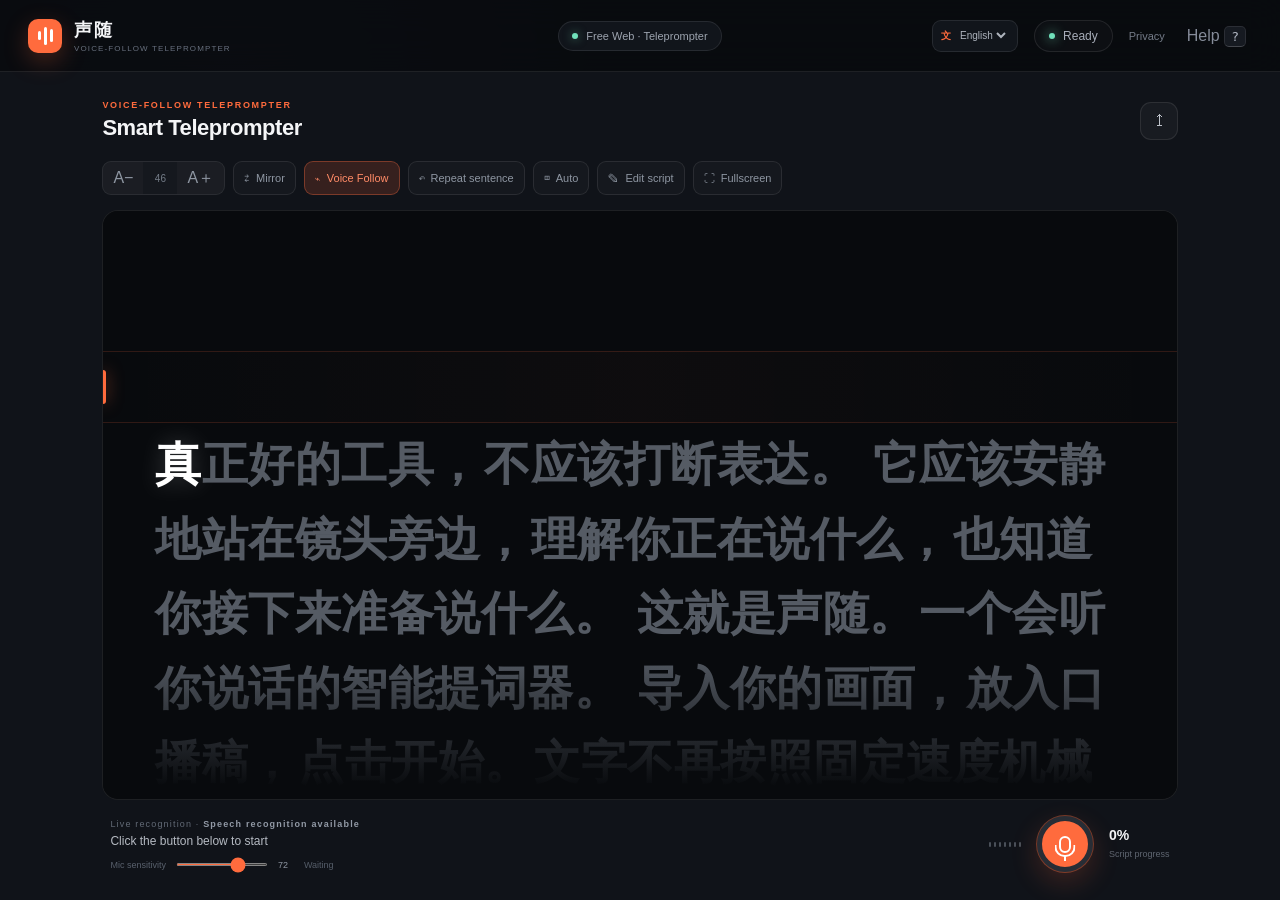
<file: index.html>
<!doctype html>
<html lang="zh-CN">
  <head>
    <meta charset="UTF-8" />
    <meta name="viewport" content="width=device-width, initial-scale=1.0" />
    <meta name="theme-color" content="#0b0d12" />
    <meta name="description" content="声随是一款免费的语音跟随提词器。导入口播稿，开启麦克风，字幕会根据你实际说出的内容自动定位、前进、回退和跳读。" />
    <meta name="keywords" content="提词器,在线提词器,语音跟随提词器,口播提词器,AI提词器,声随" />
    <meta property="og:title" content="声随 · 会听你说话的免费提词器" />
    <meta property="og:description" content="不是按固定速度滚动，而是根据你实际说出的内容跟随。" />
    <meta property="og:type" content="website" />
    <meta property="og:url" content="https://shengsui.top/" />
    <link rel="canonical" href="https://shengsui.top/" />
    <title>声随 · 会听你说话的免费在线提词器</title>
    <link rel="stylesheet" href="./styles.css?v=16" />
  </head>
  <body>
    <div class="app-shell">
      <header class="topbar">
        <div class="brand">
          <div class="brand-mark"><span></span><span></span><span></span></div>
          <div>
            <strong>声随</strong>
            <small>VOICE-FOLLOW TELEPROMPTER</small>
          </div>
        </div>
        <div class="web-edition">
          <i></i>
          <span data-i18n="webEdition">免费网页版 · 纯提词</span>
        </div>
        <div class="topbar-actions">
          <label class="language-switch" for="languageSelect">
            <span aria-hidden="true">文</span>
            <select id="languageSelect" aria-label="Language">
              <option value="zh">中文</option>
              <option value="en">English</option>
              <option value="ja">日本語</option>
            </select>
          </label>
          <div class="session-pill"><i></i><span id="sessionStatus" data-i18n="ready">准备就绪</span></div>
          <a class="privacy-link" href="./privacy.html" data-i18n="privacy">隐私</a>
          <button class="ghost-button" id="helpButton" type="button"><span data-i18n="help">使用提示</span> <kbd>?</kbd></button>
        </div>
      </header>

      <main class="workspace">
        <section class="panel script-panel">
          <div class="panel-heading">
            <div>
              <span class="eyebrow">VOICE-FOLLOW TELEPROMPTER</span>
              <h1 data-i18n="teleprompter">智能提词台</h1>
            </div>
            <label class="icon-button" title="导入口播稿" data-i18n-title="importScript">
              <input id="scriptInput" type="file" accept=".txt,.md,.srt" hidden />
              <span>↥</span>
            </label>
          </div>

          <div class="toolbar">
            <div class="tool-group">
              <button class="tool-button" id="fontDown" type="button">A−</button>
              <span id="fontSizeLabel">46</span>
              <button class="tool-button" id="fontUp" type="button">A＋</button>
            </div>
            <button class="tool-button labeled" id="mirrorButton" type="button"><span>⇄</span> <b data-i18n="mirror">镜像</b></button>
            <button class="tool-button labeled active" id="followButton" type="button"><span>⌁</span> <b data-i18n="voiceFollow">语音跟随</b></button>
            <button class="tool-button labeled" id="repeatButton" type="button"><span>↶</span> <b data-i18n="repeatSentence">重说本句</b></button>
            <button class="tool-button labeled" id="orientationButton" type="button" title="切换移动设备显示方向" data-i18n-title="switchOrientation"><span>◫</span> <b>自动方向</b></button>
            <button class="tool-button labeled" id="editButton" type="button"><span>✎</span> <b data-i18n="editScript">编辑稿件</b></button>
            <button class="tool-button labeled" id="fullscreenButton" type="button"><span>⛶</span> <b data-i18n="fullscreen">全屏提词</b></button>
          </div>

          <div class="teleprompter" id="teleprompter">
            <div class="fullscreen-controls" id="fullscreenControls">
              <div class="fullscreen-brand"><i></i><strong>声随</strong></div>
              <button id="fullscreenSpeechButton" type="button"><span>◉</span> <b>开始口播</b></button>
              <button id="fullscreenMirrorButton" type="button"><span>⇄</span> <b data-i18n="mirror">镜像</b></button>
              <button id="fullscreenOrientationButton" type="button"><span>◫</span> <b>自动方向</b></button>
              <div class="fullscreen-size">
                <button id="fullscreenFontDown" type="button">A−</button>
                <output id="fullscreenFontValue">46</output>
                <button id="fullscreenFontUp" type="button">A＋</button>
              </div>
              <button id="fullscreenRepeatButton" type="button"><span>↶</span> <b data-i18n="repeatSentence">重说本句</b></button>
              <button class="fullscreen-exit" id="fullscreenExitButton" type="button"><span>×</span> <b data-i18n="exit">退出</b></button>
            </div>
            <div class="focus-band"><span></span></div>
            <div class="script-content" id="scriptContent"></div>
            <button class="start-here-button hidden" id="startHereButton" type="button">
              <span>▶</span> <b data-i18n="startHere">从这开始</b>
            </button>
            <div class="script-fade top"></div>
            <div class="script-fade bottom"></div>
          </div>

          <div class="speech-console">
            <div class="live-caption">
              <span class="caption-label"><span data-i18n="liveRecognition">实时识别</span> · <b id="engineLabel">检测中</b></span>
              <p id="liveTranscript" data-i18n="clickToStart">点击下方按钮，开始口播</p>
              <div class="sensitivity-row">
                <span data-i18n="micSensitivity">麦克风灵敏度</span>
                <input id="sensitivityInput" type="range" min="1" max="100" value="72" />
                <output id="sensitivityValue">72</output>
                <small id="audioDebug" data-i18n="waiting">等待启动</small>
              </div>
            </div>
            <div class="console-controls">
              <div class="level-meter" aria-hidden="true">
                <i></i><i></i><i></i><i></i><i></i><i></i><i></i>
              </div>
              <button class="record-button" id="recordButton" type="button" aria-label="开始语音跟随" data-i18n-aria="startVoiceFollow">
                <span class="mic-icon"></span>
              </button>
              <div class="progress-copy"><strong id="progressText">0%</strong><span data-i18n="scriptProgress">稿件进度</span></div>
            </div>
          </div>
        </section>
      </main>
    </div>

    <dialog id="editorDialog">
      <form method="dialog">
        <div class="dialog-heading">
          <div><span class="eyebrow">SCRIPT EDITOR</span><h2 data-i18n="editSpokenScript">编辑口播稿</h2></div>
          <button class="icon-button close-button" value="cancel">×</button>
        </div>
        <textarea id="scriptEditor" spellcheck="false"></textarea>
        <div class="dialog-actions">
          <button class="secondary-button" value="cancel" data-i18n="cancel">取消</button>
          <button class="primary-button" id="saveScript" value="default" data-i18n="applyScript">应用稿件</button>
        </div>
      </form>
    </dialog>

    <dialog id="helpDialog">
      <form method="dialog" class="help-card">
        <button class="icon-button close-button" value="cancel">×</button>
        <span class="eyebrow">QUICK START</span>
        <h2 data-i18n="threeSteps">三步开始口播</h2>
        <ol>
          <li><span>1</span><div><strong data-i18n="step1Title">放入口播稿</strong><p data-i18n="step1Desc">上传 TXT / Markdown，或点击“编辑稿件”直接粘贴。</p></div></li>
          <li><span>2</span><div><strong data-i18n="step2Title">开启语音跟随</strong><p data-i18n="step2Desc">点击麦克风并允许权限，建议使用最新版 Chrome。</p></div></li>
          <li><span>3</span><div><strong data-i18n="step3Title">按自己的节奏说</strong><p data-i18n="step3Desc">可以停顿、重说、跳读，也可以点选任意句“从这开始”。</p></div></li>
        </ol>
        <p class="shortcut-tip" data-i18n-html="shortcutTip">快捷键：<kbd>空格</kbd> 开始/暂停，<kbd>↑</kbd><kbd>↓</kbd> 微调进度</p>
        <p class="shortcut-tip" data-i18n="orientationTip">移动设备可在工具栏选择自动、竖屏或横屏；进入全屏后会尝试锁定所选方向。</p>
        <p class="privacy-tip" data-i18n="privacyTip">语音和稿件默认只在当前浏览器中处理，不会上传到声随服务器。</p>
      </form>
    </dialog>

    <script src="./app.js?v=16"></script>
  </body>
</html>
</file>
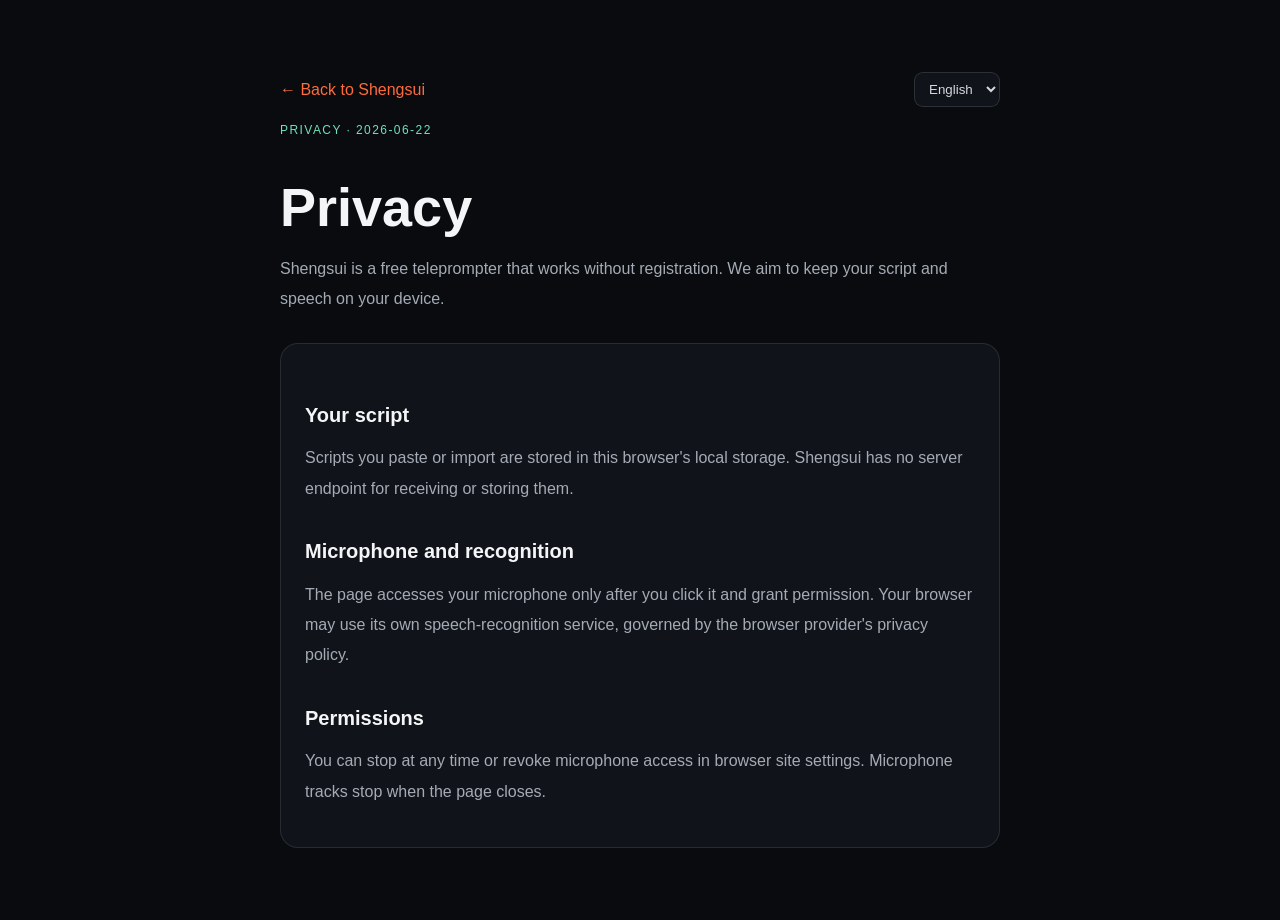
<file: privacy.html>
<!doctype html>
<html lang="zh-CN">
  <head>
    <meta charset="UTF-8" />
    <meta name="viewport" content="width=device-width, initial-scale=1.0" />
    <meta name="theme-color" content="#0b0d12" />
    <meta name="description" content="声随在线提词器隐私说明。" />
    <link rel="canonical" href="https://shengsui.top/privacy.html" />
    <title>隐私说明 · 声随</title>
    <style>
      :root { color-scheme: dark; font-family: Inter, -apple-system, BlinkMacSystemFont, "PingFang SC", sans-serif; }
      * { box-sizing: border-box; }
      body { margin: 0; color: #f4f5f7; background: #090b0f; }
      main { width: min(720px, calc(100% - 40px)); margin: 0 auto; padding: 72px 0; }
      a { color: #ff6b3d; text-decoration: none; }
      nav { display: flex; align-items: center; justify-content: space-between; gap: 16px; }
      select { padding: 8px 10px; border: 1px solid rgba(255,255,255,.12); border-radius: 9px; outline: 0; color: #d5d8de; background: #101319; }
      h1 { margin: 34px 0 12px; font-size: clamp(32px, 6vw, 54px); }
      h2 { margin-top: 36px; font-size: 20px; }
      p, li { color: #a5abb5; line-height: 1.9; }
      .tag { color: #70e1ba; font-size: 12px; letter-spacing: .12em; }
      .card { margin-top: 28px; padding: 24px; border: 1px solid rgba(255,255,255,.1); border-radius: 18px; background: #101319; }
    </style>
  </head>
  <body>
    <main>
      <nav>
        <a href="./" data-key="back">← 返回声随</a>
        <select id="languageSelect" aria-label="Language">
          <option value="zh">中文</option>
          <option value="en">English</option>
          <option value="ja">日本語</option>
        </select>
      </nav>
      <p class="tag">PRIVACY · 2026-06-22</p>
      <h1 data-key="title">隐私说明</h1>
      <p data-key="intro">声随网页版是一款无需注册即可使用的在线提词器。我们尽量让你的稿件和口播留在你的设备上。</p>
      <div class="card">
        <h2 data-key="scriptTitle">稿件</h2>
        <p data-key="scriptText">你粘贴或导入的稿件保存在当前浏览器的本地存储中。声随网站没有接收或保存稿件的服务端接口。</p>
        <h2 data-key="micTitle">麦克风与语音识别</h2>
        <p data-key="micText">只有在你主动点击麦克风并授权后，页面才会访问麦克风。浏览器可能使用自身提供的语音识别服务完成逐字识别，其数据处理方式受浏览器厂商的隐私政策约束。</p>
        <h2 data-key="permissionTitle">权限</h2>
        <p data-key="permissionText">你可以随时停止口播，或在浏览器的网站设置中撤销麦克风权限。关闭页面后，麦克风轨道会被停止。</p>
      </div>
    </main>
    <script>
      const copy = {
        zh: {
          lang: "zh-CN", pageTitle: "隐私说明 · 声随", back: "← 返回声随", title: "隐私说明",
          intro: "声随网页版是一款无需注册即可使用的在线提词器。我们尽量让你的稿件和口播留在你的设备上。",
          scriptTitle: "稿件", scriptText: "你粘贴或导入的稿件保存在当前浏览器的本地存储中。声随网站没有接收或保存稿件的服务端接口。",
          micTitle: "麦克风与语音识别", micText: "只有在你主动点击麦克风并授权后，页面才会访问麦克风。浏览器可能使用自身提供的语音识别服务完成逐字识别，其数据处理方式受浏览器厂商的隐私政策约束。",
          permissionTitle: "权限", permissionText: "你可以随时停止口播，或在浏览器的网站设置中撤销麦克风权限。关闭页面后，麦克风轨道会被停止。"
        },
        en: {
          lang: "en", pageTitle: "Privacy · Shengsui", back: "← Back to Shengsui", title: "Privacy",
          intro: "Shengsui is a free teleprompter that works without registration. We aim to keep your script and speech on your device.",
          scriptTitle: "Your script", scriptText: "Scripts you paste or import are stored in this browser's local storage. Shengsui has no server endpoint for receiving or storing them.",
          micTitle: "Microphone and recognition", micText: "The page accesses your microphone only after you click it and grant permission. Your browser may use its own speech-recognition service, governed by the browser provider's privacy policy.",
          permissionTitle: "Permissions", permissionText: "You can stop at any time or revoke microphone access in browser site settings. Microphone tracks stop when the page closes."
        },
        ja: {
          lang: "ja", pageTitle: "プライバシー · 声随", back: "← 声随に戻る", title: "プライバシー",
          intro: "声随Web版は登録不要のオンラインプロンプターです。原稿と音声をできる限り端末内に留めます。",
          scriptTitle: "原稿", scriptText: "貼り付けまたは読み込んだ原稿は、このブラウザのローカルストレージに保存されます。声随には原稿を受信・保存するサーバーAPIはありません。",
          micTitle: "マイクと音声認識", micText: "マイクをクリックして許可した場合のみアクセスします。ブラウザ独自の音声認識サービスが使われる場合があり、その処理は各ブラウザ提供者のプライバシーポリシーに従います。",
          permissionTitle: "権限", permissionText: "いつでも停止でき、ブラウザのサイト設定からマイク権限を取り消せます。ページを閉じるとマイクは停止します。"
        }
      };
      const select = document.querySelector("#languageSelect");
      const applyLanguage = (language) => {
        const selected = copy[language] ? language : "zh";
        localStorage.setItem("shengsui-language", selected);
        select.value = selected;
        document.documentElement.lang = copy[selected].lang;
        document.title = copy[selected].pageTitle;
        document.querySelectorAll("[data-key]").forEach((element) => {
          element.textContent = copy[selected][element.dataset.key];
        });
      };
      select.addEventListener("change", (event) => applyLanguage(event.target.value));
      applyLanguage(localStorage.getItem("shengsui-language") || "zh");
    </script>
  </body>
</html>
</file>
<file: styles.css>
:root {
  color-scheme: dark;
  --bg: #090b0f;
  --panel: #101319;
  --panel-2: #151920;
  --line: rgba(255, 255, 255, 0.09);
  --muted: #858c99;
  --text: #f4f5f7;
  --accent: #ff6b3d;
  --accent-soft: rgba(255, 107, 61, 0.16);
  --mint: #70e1ba;
}

* { box-sizing: border-box; }

body {
  margin: 0;
  min-width: 760px;
  min-height: 100vh;
  overflow: hidden;
  color: var(--text);
  font-family: Inter, ui-sans-serif, -apple-system, BlinkMacSystemFont, "SF Pro Display", "PingFang SC", sans-serif;
  background:
    radial-gradient(circle at 18% 10%, rgba(72, 82, 113, .15), transparent 28%),
    radial-gradient(circle at 80% 100%, rgba(255, 107, 61, .07), transparent 28%),
    var(--bg);
}

button, label { font: inherit; }
button, .primary-button, .secondary-button, .icon-button { cursor: pointer; }

.app-shell { height: 100vh; display: flex; flex-direction: column; }
.topbar {
  height: 72px; flex: 0 0 72px; display: grid; grid-template-columns: 1fr auto 1fr;
  align-items: center; padding: 0 28px; border-bottom: 1px solid var(--line);
  background: rgba(9, 11, 15, .82); backdrop-filter: blur(18px);
}
.brand { display: flex; align-items: center; gap: 12px; }
.brand strong { display: block; font-size: 18px; letter-spacing: .12em; }
.brand small { display: block; margin-top: 2px; color: #68707e; font-size: 8px; letter-spacing: .14em; }
.brand-mark { display: flex; gap: 3px; width: 34px; height: 34px; align-items: center; justify-content: center; border-radius: 10px; background: var(--accent); box-shadow: 0 8px 25px rgba(255,107,61,.25); }
.brand-mark span { width: 3px; border-radius: 4px; background: #fff; }
.brand-mark span:nth-child(1) { height: 9px; }
.brand-mark span:nth-child(2) { height: 18px; }
.brand-mark span:nth-child(3) { height: 13px; }
.session-pill { display: flex; align-items: center; gap: 8px; color: #a8aeba; font-size: 12px; padding: 8px 14px; border: 1px solid var(--line); border-radius: 99px; background: rgba(255,255,255,.025); }
.session-pill i { width: 6px; height: 6px; border-radius: 50%; background: var(--mint); box-shadow: 0 0 12px var(--mint); }
.session-pill.recording i { background: var(--accent); box-shadow: 0 0 12px var(--accent); animation: pulse 1s infinite; }
.ghost-button { justify-self: end; border: 0; background: none; color: var(--muted); }
.topbar-actions { justify-self: end; display: flex; align-items: center; gap: 16px; }
.mode-switch { display: flex; padding: 3px; border: 1px solid var(--line); border-radius: 11px; background: #11151b; }
.mode-switch button { min-width: 78px; height: 30px; border: 0; border-radius: 8px; color: #747c88; font-size: 11px; background: transparent; cursor: pointer; }
.mode-switch button.active { color: #fff; background: #292f38; box-shadow: 0 2px 9px rgba(0,0,0,.25); }
.web-edition { display: flex; align-items: center; gap: 8px; padding: 8px 13px; border: 1px solid var(--line); border-radius: 99px; color: #9da4af; font-size: 11px; background: #11151b; }
.web-edition i { width: 6px; height: 6px; border-radius: 50%; background: var(--mint); box-shadow: 0 0 10px rgba(112,225,186,.55); }
.privacy-link { color: #747c88; font-size: 11px; text-decoration: none; }
.privacy-link:hover { color: #fff; }
.language-switch { display: flex; align-items: center; gap: 5px; height: 32px; padding: 0 8px; border: 1px solid var(--line); border-radius: 9px; color: #7e8691; background: #11151b; }
.language-switch > span { color: var(--accent); font-size: 10px; font-weight: 800; }
.language-switch select { border: 0; outline: 0; color: #aeb4bd; font-size: 10px; background: transparent; cursor: pointer; }
.tool-button b, .fullscreen-controls button b, .start-here-button b { font: inherit; font-weight: inherit; }
.web-hidden-control { display: none !important; }
.privacy-tip { margin-top: 16px; color: #6f7784; font-size: 11px; line-height: 1.7; }
.orientation-notice { position: fixed; z-index: 50; left: 50%; bottom: 22px; max-width: calc(100vw - 32px); padding: 10px 14px; border: 1px solid rgba(255,107,61,.35); border-radius: 10px; color: #e5e7eb; font-size: 12px; white-space: nowrap; background: rgba(16,19,25,.94); box-shadow: 0 12px 30px rgba(0,0,0,.35); transform: translateX(-50%); }
kbd { padding: 2px 6px; border: 1px solid var(--line); border-bottom-color: rgba(255,255,255,.2); border-radius: 5px; color: #aeb4bf; background: #161a21; }

.studio-bar { display: flex; flex: 0 0 62px; align-items: center; gap: 12px; padding: 9px 28px; border-bottom: 1px solid var(--line); background: #0d1015; }
.studio-field { display: grid; gap: 4px; min-width: 130px; }
.studio-field.grow { min-width: 190px; max-width: 280px; flex: 1; }
.studio-field span { color: #656d79; font-size: 8px; letter-spacing: .1em; text-transform: uppercase; }
.studio-field select { width: 100%; height: 30px; padding: 0 28px 0 9px; border: 1px solid var(--line); border-radius: 8px; outline: none; color: #c6cad1; font-size: 10px; background: #151920; }
.studio-record-button { display: flex; align-items: center; gap: 8px; height: 39px; margin-left: auto; padding: 0 17px; border: 1px solid rgba(255,107,61,.65); border-radius: 10px; color: #fff; font-size: 11px; font-weight: 700; background: var(--accent); cursor: pointer; box-shadow: 0 8px 24px rgba(255,107,61,.16); }
.studio-record-button i { width: 8px; height: 8px; border-radius: 50%; background: #fff; }
.studio-record-button.recording { color: #ff8c68; background: rgba(255,107,61,.12); }
.studio-record-button.recording i { border-radius: 2px; background: var(--accent); }

.workspace { min-height: 0; flex: 1; display: grid; grid-template-columns: minmax(400px, .92fr) minmax(540px, 1.08fr); gap: 1px; background: var(--line); }
.app-shell:not(.studio-mode) .workspace { display: block; background: var(--panel); }
.app-shell:not(.studio-mode) .project-panel,
.app-shell:not(.studio-mode) .workspace-resizer { display: none; }
.app-shell:not(.studio-mode) .script-panel { width: 100%; height: 100%; padding-left: clamp(36px, 8vw, 140px); padding-right: clamp(36px, 8vw, 140px); }
.app-shell.studio-mode .workspace { grid-template-columns: minmax(280px, var(--visual-width, 32%)) 12px minmax(520px, 1fr); }
.workspace-resizer { position: relative; grid-column: 2; min-height: 0; cursor: col-resize; touch-action: none; background: #0b0e13; }
.workspace-resizer::before { content: ""; position: absolute; top: 0; bottom: 0; left: 5px; width: 2px; background: rgba(255,255,255,.08); transition: background .15s, box-shadow .15s; }
.workspace-resizer:hover::before,
.workspace-resizer.dragging::before { background: var(--accent); box-shadow: 0 0 12px rgba(255,107,61,.45); }
.workspace-resizer > span { position: absolute; top: 50%; left: 3px; width: 6px; height: 42px; transform: translateY(-50%); border-radius: 99px; background: #292f38; }
.workspace-resizer button { position: absolute; z-index: 2; top: 18px; left: 50%; width: 62px; height: 25px; transform: translateX(-50%) rotate(90deg) translateX(50%); transform-origin: center; border: 1px solid var(--line); border-radius: 7px; color: #7e8691; font-size: 8px; white-space: nowrap; background: #151920; cursor: pointer; }
.app-shell.studio-mode .script-panel { grid-column: 3; }
.app-shell.resizing, .app-shell.resizing * { cursor: col-resize !important; user-select: none !important; }
.panel { min-width: 0; min-height: 0; padding: 28px; background: var(--panel); }
.project-panel { display: flex; flex-direction: column; }
.script-panel { display: grid; grid-template-rows: auto auto minmax(260px, 1fr) auto; }
.panel-heading { display: flex; align-items: center; justify-content: space-between; margin-bottom: 20px; }
.eyebrow { display: block; margin-bottom: 5px; color: var(--accent); font-size: 9px; font-weight: 700; letter-spacing: .19em; }
h1, h2, p { margin: 0; }
h1 { font-size: 22px; letter-spacing: -.02em; }
.icon-button { display: grid; place-items: center; width: 38px; height: 38px; border: 1px solid var(--line); border-radius: 11px; color: #bdc2ca; background: rgba(255,255,255,.035); transition: .2s ease; }
.icon-button:hover { color: white; border-color: rgba(255,255,255,.2); transform: translateY(-1px); }

.project-stage {
  position: relative; flex: 1; min-height: 280px; overflow: hidden; border: 1px solid var(--line);
  border-radius: 18px; background: #090b0e;
}
.stage-grid { position: absolute; inset: 0; opacity: .32; background-image: linear-gradient(rgba(255,255,255,.035) 1px, transparent 1px), linear-gradient(90deg, rgba(255,255,255,.035) 1px, transparent 1px); background-size: 30px 30px; mask-image: radial-gradient(circle, black, transparent 80%); }
.empty-project { position: absolute; inset: 0; z-index: 1; display: flex; flex-direction: column; align-items: center; justify-content: center; padding: 28px; text-align: center; }
.empty-project h2 { margin-top: 22px; font-size: 18px; }
.empty-project p { max-width: 420px; margin-top: 9px; color: var(--muted); font-size: 13px; line-height: 1.6; }
.orbit-icon { position: relative; display: grid; place-items: center; width: 76px; height: 76px; }
.orbit-icon span { display: grid; place-items: center; width: 43px; height: 43px; border: 1px solid rgba(255,107,61,.5); border-radius: 14px; color: var(--accent); font-size: 12px; font-weight: 800; background: var(--accent-soft); }
.orbit { position: absolute; inset: 0; border: 1px solid rgba(255,255,255,.1); border-radius: 50%; transform: rotate(-22deg) scaleY(.42); }
.orbit-dot { position: absolute; top: 34px; right: 0; width: 7px; height: 7px; border-radius: 50%; background: var(--accent); box-shadow: 0 0 12px var(--accent); }
.import-actions { display: flex; gap: 9px; margin-top: 22px; }
.primary-button, .secondary-button { display: inline-flex; align-items: center; justify-content: center; min-height: 39px; padding: 0 16px; border-radius: 10px; font-size: 12px; font-weight: 650; }
.primary-button { border: 1px solid var(--accent); color: white; background: var(--accent); box-shadow: 0 8px 20px rgba(255,107,61,.17); }
.secondary-button { border: 1px solid var(--line); color: #c1c6cf; background: #151920; }
.preview-wrap { position: absolute; inset: 0; z-index: 2; display: grid; place-items: center; background: #050608; }
.preview-wrap video, .preview-wrap img, .preview-wrap iframe { width: 100%; height: 100%; border: 0; object-fit: contain; background: #050608; }
.camera-preview { position: absolute; inset: 0; z-index: 4; display: grid; place-items: center; overflow: hidden; background: #050608; }
.camera-preview video { width: 100%; height: 100%; object-fit: cover; transform: scaleX(-1); }
.camera-preview[data-ratio="9:16"] video { width: auto; aspect-ratio: 9 / 16; }
.camera-preview[data-ratio="1:1"] video { width: auto; aspect-ratio: 1; }
.camera-preview[data-ratio="4:3"] video { width: auto; aspect-ratio: 4 / 3; }
.camera-safe-area { position: absolute; inset: 8%; border: 1px dashed rgba(255,255,255,.2); pointer-events: none; }
.camera-safe-area span { position: absolute; top: -20px; left: 0; color: rgba(255,255,255,.4); font-size: 8px; }
.recording-time { position: absolute; top: 15px; left: 15px; display: flex; align-items: center; gap: 7px; padding: 7px 10px; border-radius: 99px; color: #fff; font-size: 10px; background: rgba(0,0,0,.65); backdrop-filter: blur(10px); }
.recording-time i { width: 7px; height: 7px; border-radius: 50%; background: #ff4b3e; animation: pulse 1s infinite; }
.hidden { display: none !important; }
.project-meta { display: grid; grid-template-columns: minmax(0, 1fr) auto auto; align-items: center; gap: 22px; margin-top: 15px; padding: 0 4px; }
.project-meta > div:first-child { min-width: 0; }
.meta-label { display: block; color: #636b78; font-size: 9px; letter-spacing: .1em; text-transform: uppercase; }
.project-meta strong { display: block; overflow: hidden; margin-top: 4px; color: #c9cdd4; font-size: 12px; text-overflow: ellipsis; white-space: nowrap; }
.meta-stat { display: flex; align-items: baseline; gap: 5px; }
.meta-stat strong { color: var(--text); font-size: 17px; }
.meta-stat span { color: var(--muted); font-size: 10px; }
.text-button { border: 0; color: var(--accent); background: none; font-size: 11px; }
.text-button:disabled { color: #555b64; cursor: default; }
.file-drawer { max-height: 120px; overflow: auto; margin-top: 12px; padding: 10px; border: 1px solid var(--line); border-radius: 10px; background: #0c0f13; }
.file-row { display: flex; justify-content: space-between; gap: 20px; padding: 5px 7px; color: #9198a3; font-size: 10px; }
.file-row span:first-child { overflow: hidden; text-overflow: ellipsis; white-space: nowrap; }
.file-row em { color: #555d69; font-style: normal; }

.toolbar { display: flex; align-items: center; gap: 8px; margin-bottom: 15px; }
.tool-group { display: flex; height: 34px; align-items: center; border: 1px solid var(--line); border-radius: 9px; overflow: hidden; background: rgba(255,255,255,.025); }
.tool-group span { min-width: 34px; color: #747c88; font-size: 10px; text-align: center; }
.tool-button { height: 34px; padding: 0 10px; border: 1px solid var(--line); border-radius: 9px; color: #8e96a2; background: rgba(255,255,255,.025); }
.tool-group .tool-button { border: 0; border-radius: 0; }
.tool-button.labeled { display: flex; align-items: center; gap: 6px; font-size: 11px; }
.tool-button.active { border-color: rgba(255,107,61,.35); color: #ff8b67; background: var(--accent-soft); }

.teleprompter {
  --script-size: 46px; --reading-line: 30%; position: relative; min-height: 0; overflow: hidden; border: 1px solid var(--line);
  border-radius: 16px; background: #080a0d;
}
.fullscreen-controls { display: none; }
.teleprompter:fullscreen { width: 100vw; height: 100vh; border: 0; border-radius: 0; background: #050608; }
.teleprompter:fullscreen .fullscreen-controls { position: absolute; z-index: 12; top: 20px; left: 50%; display: flex; align-items: center; gap: 7px; padding: 7px; border: 1px solid rgba(255,255,255,.12); border-radius: 14px; background: rgba(14,17,22,.82); box-shadow: 0 18px 50px rgba(0,0,0,.35); backdrop-filter: blur(18px); transform: translateX(-50%); opacity: .22; transition: opacity .2s; }
.teleprompter:fullscreen .fullscreen-controls:hover,
.teleprompter:fullscreen .fullscreen-controls:focus-within { opacity: 1; }
.fullscreen-controls button { display: flex; align-items: center; gap: 6px; height: 34px; padding: 0 11px; border: 1px solid rgba(255,255,255,.08); border-radius: 9px; color: #aeb4bd; font-size: 10px; white-space: nowrap; background: rgba(255,255,255,.04); cursor: pointer; }
.fullscreen-controls button:hover, .fullscreen-controls button.active { color: #fff; border-color: rgba(255,107,61,.4); background: rgba(255,107,61,.14); }
.fullscreen-controls button.recording { color: #ff8c68; }
.fullscreen-brand { display: flex; align-items: center; gap: 7px; padding: 0 8px; }
.fullscreen-brand i { width: 8px; height: 8px; border-radius: 50%; background: var(--accent); box-shadow: 0 0 10px var(--accent); }
.fullscreen-brand strong { font-size: 11px; letter-spacing: .1em; }
.fullscreen-size { display: flex; align-items: center; overflow: hidden; border: 1px solid rgba(255,255,255,.08); border-radius: 9px; }
.fullscreen-size button { border: 0; border-radius: 0; }
.fullscreen-size output { min-width: 30px; color: #747c88; font-size: 9px; text-align: center; }
.teleprompter:fullscreen .script-content { padding: 22vh clamp(80px, 16vw, 320px) 64vh; }
.teleprompter:fullscreen .focus-band { top: 32%; }
.teleprompter:fullscreen .script-fade.top { height: 20%; }
.focus-band { position: absolute; z-index: 3; top: var(--reading-line); left: 0; right: 0; height: 72px; transform: translateY(-50%); border-top: 1px solid rgba(255,107,61,.16); border-bottom: 1px solid rgba(255,107,61,.16); pointer-events: none; background: linear-gradient(90deg, transparent, rgba(255,107,61,.025), transparent); }
.focus-band span { position: absolute; left: 0; top: 50%; width: 3px; height: 34px; transform: translateY(-50%); border-radius: 0 4px 4px 0; background: var(--accent); box-shadow: 0 0 16px rgba(255,107,61,.7); }
.script-content { position: absolute; inset: 0; overflow-y: auto; padding: 26vh 52px 58vh; scrollbar-width: none; font-size: var(--script-size); font-weight: 650; line-height: 1.62; letter-spacing: .01em; }
.script-content::-webkit-scrollbar { display: none; }
.script-content.mirrored { transform: scaleX(-1); }
.script-token { color: #555b64; transition: color .14s ease, text-shadow .14s ease; }
.script-token.spoken { color: #8e949d; }
.script-token.current { color: #fff; text-shadow: 0 0 24px rgba(255,255,255,.18); }
.script-token.punctuation { margin-right: .08em; }
.script-token.selected-sentence { color: #e8ddd8; text-shadow: 0 0 18px rgba(255,107,61,.12); }
.script-token.selected-start { position: relative; color: #fff; }
.script-token.selected-start::before { content: ""; position: absolute; left: -.34em; top: .15em; bottom: .15em; width: 3px; border-radius: 4px; background: var(--accent); box-shadow: 0 0 12px rgba(255,107,61,.7); }
.start-here-button { position: absolute; z-index: 5; right: 24px; top: 50%; display: flex; align-items: center; gap: 7px; min-height: 38px; padding: 0 14px; border: 1px solid rgba(255,107,61,.5); border-radius: 99px; color: #fff; font-size: 11px; font-weight: 700; background: rgba(255,107,61,.92); box-shadow: 0 10px 28px rgba(0,0,0,.35), 0 0 24px rgba(255,107,61,.16); transform: translateY(-50%); transition: opacity .15s, transform .15s; }
.start-here-button:hover { transform: translateY(-50%) scale(1.04); }
.start-here-button span { font-size: 9px; }
.script-fade { position: absolute; z-index: 2; left: 0; right: 0; height: 25%; pointer-events: none; }
.script-fade.top { top: 0; background: linear-gradient(#080a0d 5%, transparent); }
.script-fade.bottom { bottom: 0; background: linear-gradient(transparent, #080a0d 92%); }

.speech-console { display: grid; grid-template-columns: 1fr auto; align-items: center; gap: 24px; padding: 16px 8px 0; }
.caption-label { display: block; margin-bottom: 5px; color: #626a76; font-size: 9px; letter-spacing: .13em; }
.caption-label b { color: #929aa6; font-weight: 650; }
.speech-console.voice-active .caption-label b { color: var(--mint); }
.live-caption p { min-height: 19px; color: #b5bac2; font-size: 12px; }
.sensitivity-row { display: flex; align-items: center; gap: 8px; margin-top: 7px; color: #59616d; font-size: 9px; }
.sensitivity-row input { width: 92px; height: 3px; accent-color: var(--accent); }
.sensitivity-row output { min-width: 18px; color: #8e96a2; }
.sensitivity-row small { min-width: 120px; color: #555d69; font-size: 9px; font-variant-numeric: tabular-nums; }
.speech-console.voice-active #audioDebug { color: var(--mint); }
.console-controls { display: flex; align-items: center; gap: 16px; }
.level-meter { display: flex; align-items: center; gap: 3px; height: 24px; }
.level-meter i { width: 2px; height: var(--voice-height, 5px); border-radius: 3px; background: #4a5059; transition: height .08s, background .15s; }
.speech-console.listening .level-meter i { background: var(--accent); }
.record-button { position: relative; display: grid; place-items: center; width: 56px; height: 56px; border: 5px solid #282d35; border-radius: 50%; background: var(--accent); box-shadow: 0 0 0 1px rgba(255,107,61,.4), 0 10px 28px rgba(255,107,61,.2); }
.record-button:hover { transform: scale(1.03); }
.record-button.listening::after { content: ""; position: absolute; inset: -10px; border: 1px solid var(--accent); border-radius: 50%; animation: ripple 1.5s infinite; }
.mic-icon { position: relative; width: 12px; height: 17px; border: 2px solid white; border-radius: 8px; }
.mic-icon::before { content: ""; position: absolute; left: 50%; bottom: -6px; width: 17px; height: 10px; transform: translateX(-50%); border: 2px solid white; border-top: 0; border-radius: 0 0 10px 10px; }
.mic-icon::after { content: ""; position: absolute; left: 50%; bottom: -10px; width: 2px; height: 5px; transform: translateX(-50%); background: white; }
.progress-copy { min-width: 48px; }
.progress-copy strong { display: block; font-size: 14px; }
.progress-copy span { color: #5f6671; font-size: 9px; }

dialog { width: min(680px, 80vw); padding: 0; border: 1px solid rgba(255,255,255,.13); border-radius: 18px; color: var(--text); background: #12161c; box-shadow: 0 30px 100px rgba(0,0,0,.6); }
dialog::backdrop { background: rgba(0,0,0,.7); backdrop-filter: blur(8px); }
dialog form { padding: 24px; }
.dialog-heading { display: flex; justify-content: space-between; align-items: start; margin-bottom: 18px; }
.close-button { border: 0; font-size: 20px; }
textarea { width: 100%; height: 46vh; resize: none; padding: 18px; border: 1px solid var(--line); border-radius: 12px; outline: none; color: #e7e9ed; font: 15px/1.8 inherit; background: #090b0f; }
textarea:focus { border-color: rgba(255,107,61,.5); }
.dialog-actions { display: flex; justify-content: flex-end; gap: 9px; margin-top: 16px; }
.help-card { position: relative; }
.help-card > .close-button { position: absolute; top: 18px; right: 18px; }
.help-card h2 { margin-bottom: 24px; }
.help-card ol { padding: 0; list-style: none; }
.help-card li { display: flex; gap: 16px; margin: 16px 0; }
.help-card li > span { display: grid; flex: 0 0 30px; height: 30px; place-items: center; border-radius: 9px; color: var(--accent); font-size: 12px; background: var(--accent-soft); }
.help-card li strong { font-size: 13px; }
.help-card li p { margin-top: 4px; color: var(--muted); font-size: 12px; }
.shortcut-tip { margin-top: 25px; padding-top: 16px; border-top: 1px solid var(--line); color: #6f7681; font-size: 11px; }
.complete-card { text-align: center; }
.complete-card { position: relative; }
.recording-close { position: absolute; top: 14px; right: 14px; }
.complete-icon { display: grid; width: 48px; height: 48px; place-items: center; margin: 0 auto 16px; border-radius: 50%; color: var(--mint); font-size: 22px; background: rgba(112,225,186,.12); }
.complete-card > p { margin: 10px auto 20px; color: var(--muted); font-size: 12px; }
.recording-package { display: grid; grid-template-columns: repeat(3, 1fr); gap: 1px; overflow: hidden; margin: 20px 0; border: 1px solid var(--line); border-radius: 12px; background: var(--line); text-align: left; }
.recording-package div { padding: 13px; background: #0d1015; }
.recording-package span { display: block; color: #606874; font-size: 8px; text-transform: uppercase; }
.recording-package strong { display: block; overflow: hidden; margin-top: 5px; color: #cfd3d9; font-size: 10px; text-overflow: ellipsis; white-space: nowrap; }
.codex-progress { display: flex; align-items: center; gap: 9px; margin: 12px 0; padding: 11px 13px; border: 1px solid rgba(255,107,61,.25); border-radius: 10px; color: #d3a18f; font-size: 10px; background: rgba(255,107,61,.07); text-align: left; }
.codex-progress i { width: 13px; height: 13px; border: 2px solid rgba(255,107,61,.25); border-top-color: var(--accent); border-radius: 50%; animation: spin .7s linear infinite; }
.codex-button { min-width: 178px; }
@keyframes spin { to { transform: rotate(360deg); } }

@keyframes pulse { 50% { opacity: .35; } }
@keyframes ripple { from { transform: scale(.85); opacity: .8; } to { transform: scale(1.25); opacity: 0; } }
@keyframes level { from { height: 5px; } to { height: 22px; } }

@media (max-width: 1180px) {
  .panel { padding: 22px; }
  .script-content { padding-left: 38px; padding-right: 38px; }
  .tool-button.labeled { font-size: 0; }
  .tool-button.labeled span { font-size: 15px; }
}

@media (max-width: 760px) {
  body { min-width: 0; }
  .topbar { height: 62px; flex-basis: 62px; grid-template-columns: 1fr auto; padding: 0 14px; }
  .brand small, .web-edition, .session-pill, .privacy-link { display: none; }
  .language-switch { height: 30px; padding: 0 6px; }
  .topbar-actions { gap: 0; }
  .ghost-button { font-size: 11px; }
  .app-shell:not(.studio-mode) .script-panel { padding: 14px; }
  .panel-heading { margin-bottom: 12px; }
  .panel-heading h1 { font-size: 18px; }
  .toolbar { overflow-x: auto; padding-bottom: 5px; scrollbar-width: none; }
  .toolbar::-webkit-scrollbar { display: none; }
  .tool-button.labeled { flex: 0 0 auto; font-size: 0; }
  .tool-button.labeled span { font-size: 15px; }
  .teleprompter { min-height: 260px; }
  .script-content { padding-left: 24px; padding-right: 24px; }
  .speech-console { gap: 10px; }
  .sensitivity-row small { display: none; }
  .level-meter { display: none; }
  .fullscreen-controls { overflow-x: auto; }
  body[data-display-orientation="portrait"] .teleprompter { width: min(100%, 440px); justify-self: center; }
  body[data-display-orientation="portrait"] .script-content { padding-left: 28px; padding-right: 28px; }
  body[data-display-orientation="landscape"] .topbar { display: none; }
  body[data-display-orientation="landscape"] .app-shell:not(.studio-mode) .script-panel { padding: 8px 12px; grid-template-rows: auto minmax(260px, 1fr) auto; }
  body[data-display-orientation="landscape"] .panel-heading { display: none; }
  body[data-display-orientation="landscape"] .toolbar { margin-bottom: 7px; }
  body[data-display-orientation="landscape"] .teleprompter { min-height: 58vw; max-height: calc(100vh - 150px); }
  body[data-display-orientation="landscape"] .speech-console { padding-top: 8px; }
}

@media (orientation: landscape) and (max-height: 600px) {
  body[data-display-orientation="auto"] .topbar { display: none; }
  body[data-display-orientation="auto"] .app-shell:not(.studio-mode) .script-panel { padding: 8px 14px; grid-template-rows: auto minmax(220px, 1fr) auto; }
  body[data-display-orientation="auto"] .panel-heading { display: none; }
  body[data-display-orientation="auto"] .toolbar { margin-bottom: 7px; }
}
</file>
